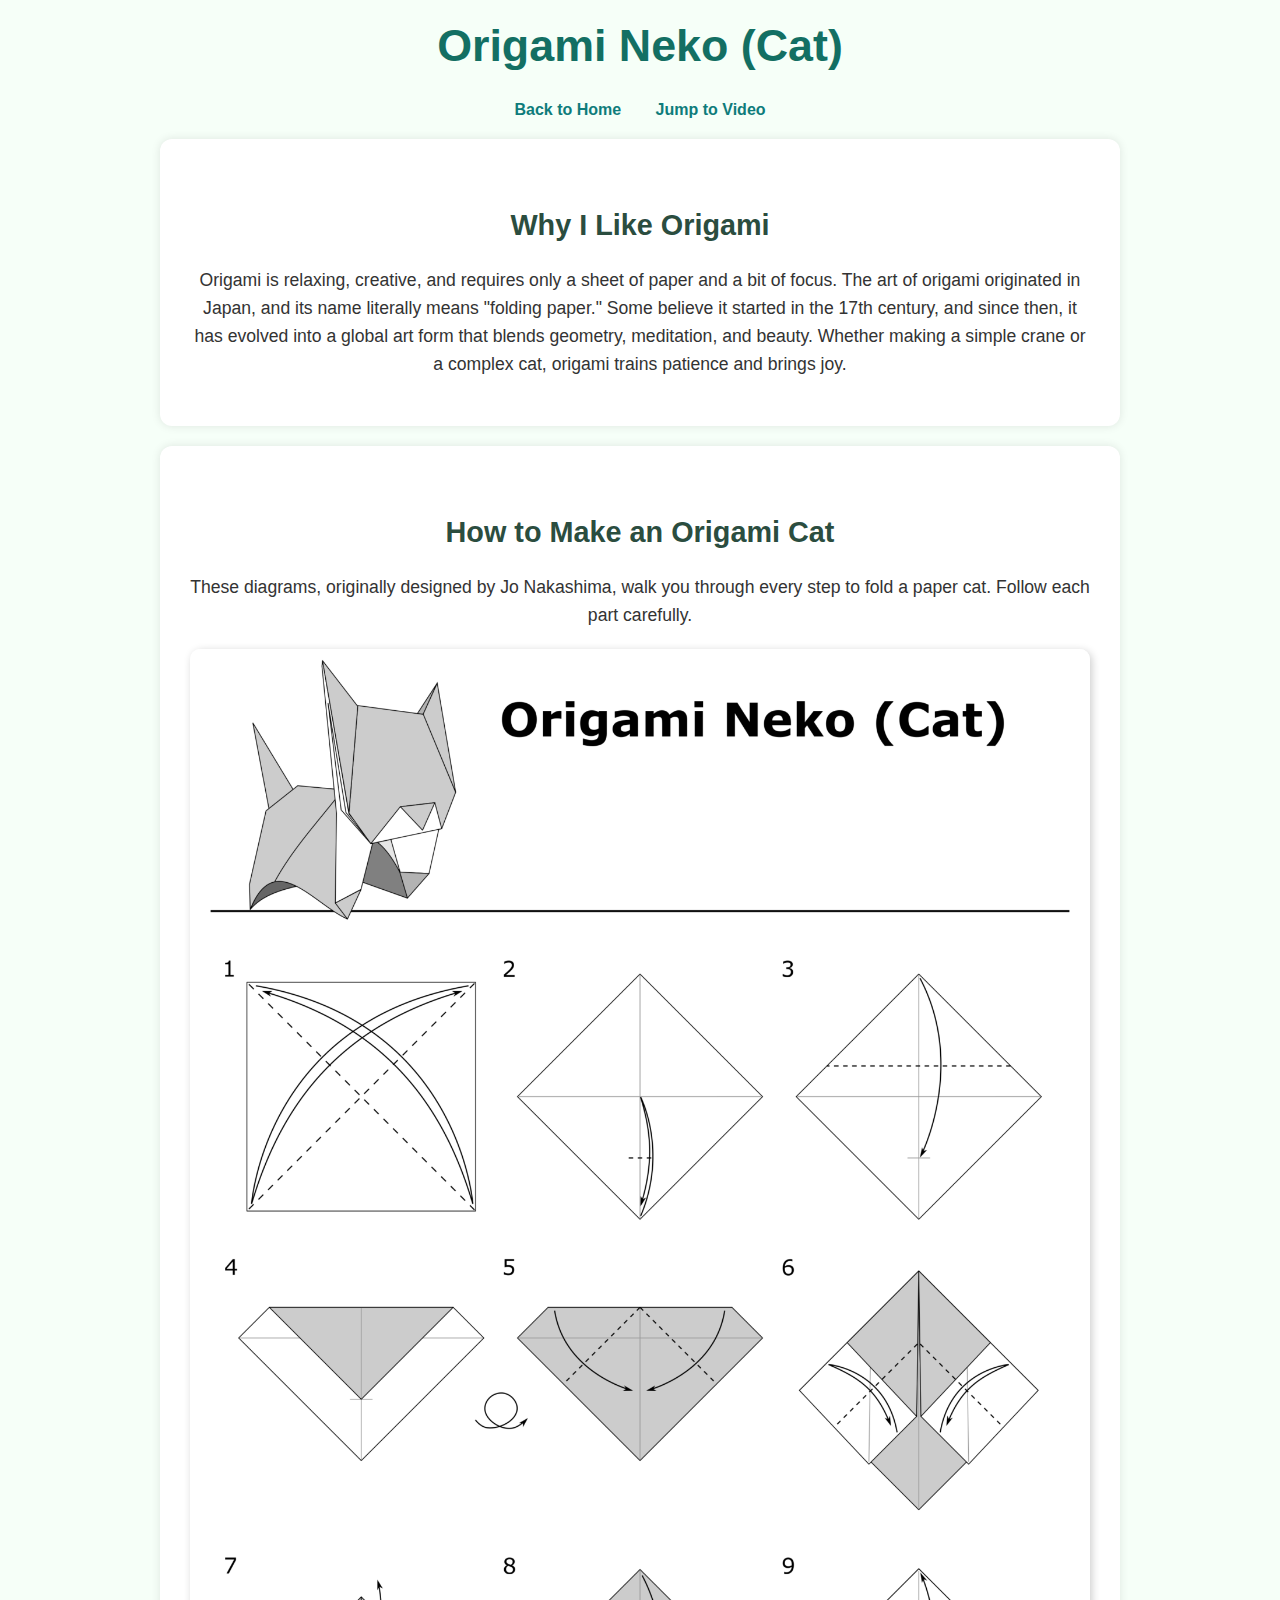
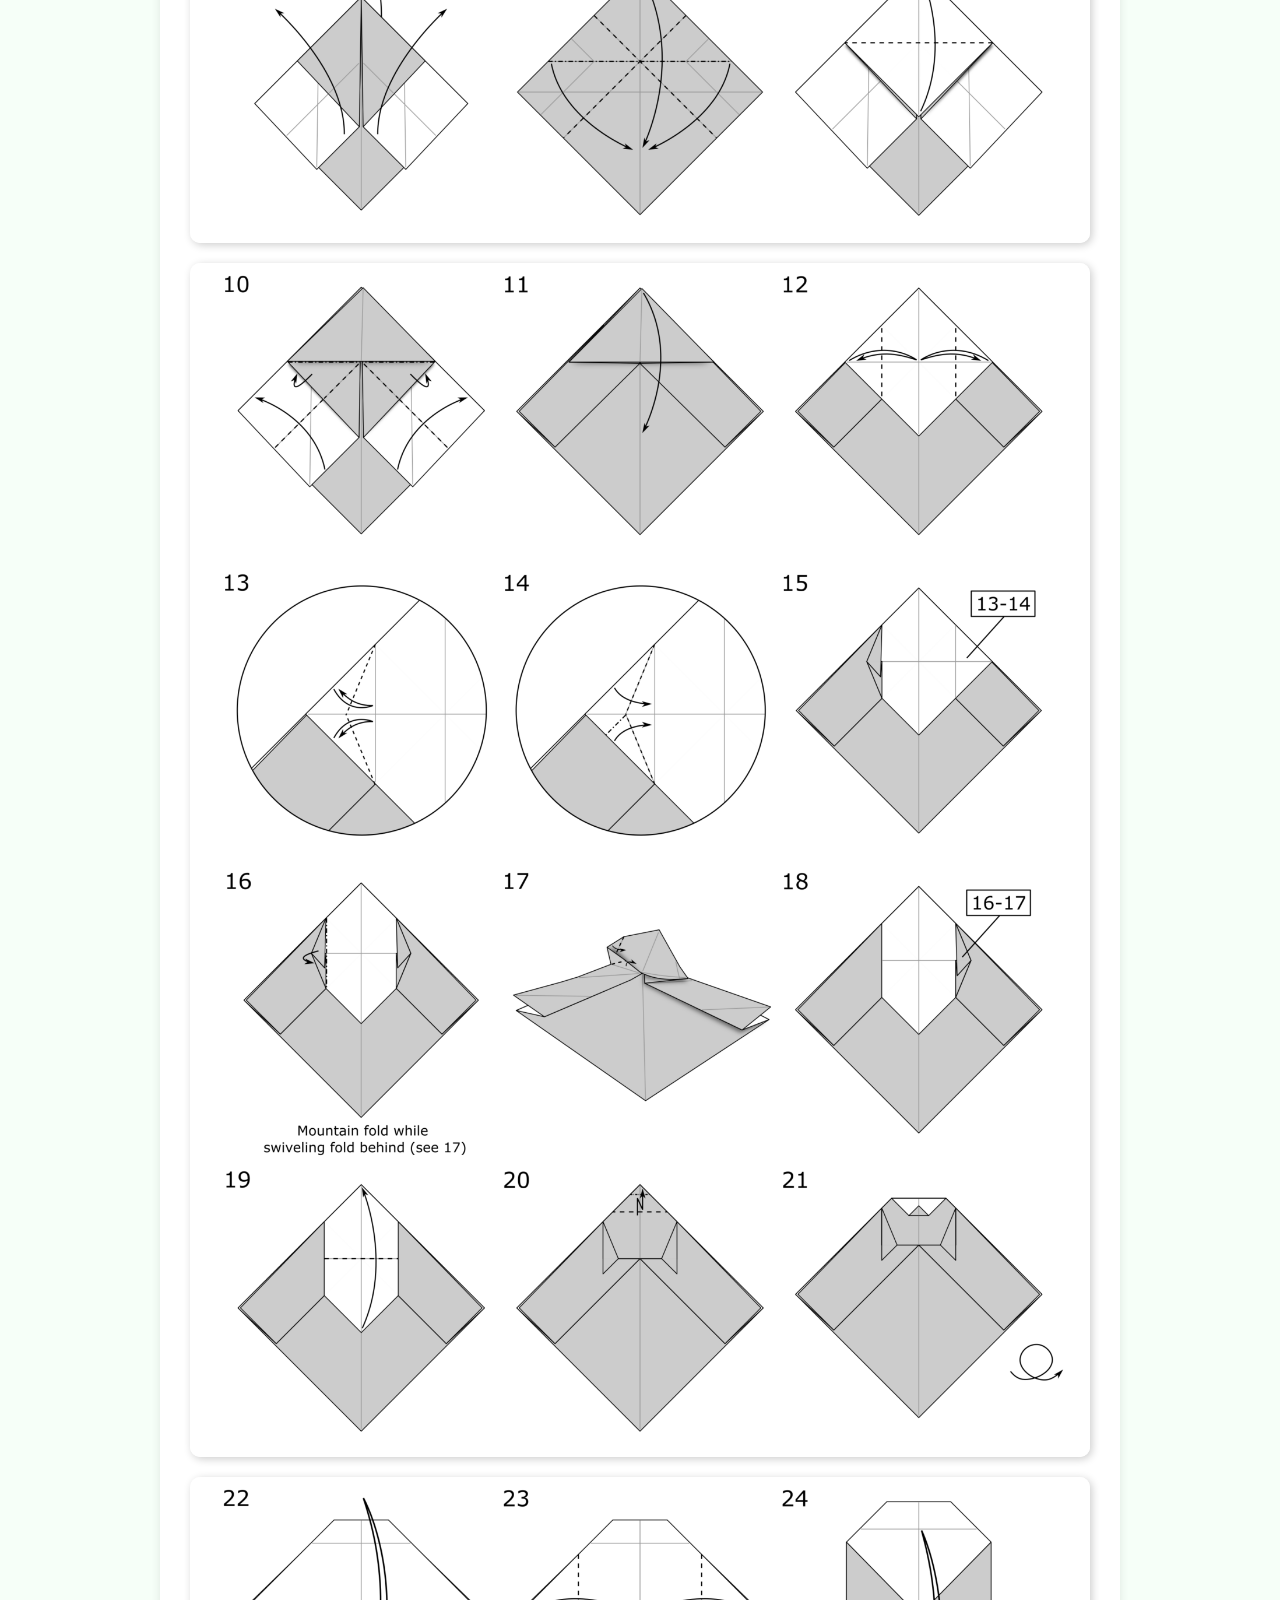
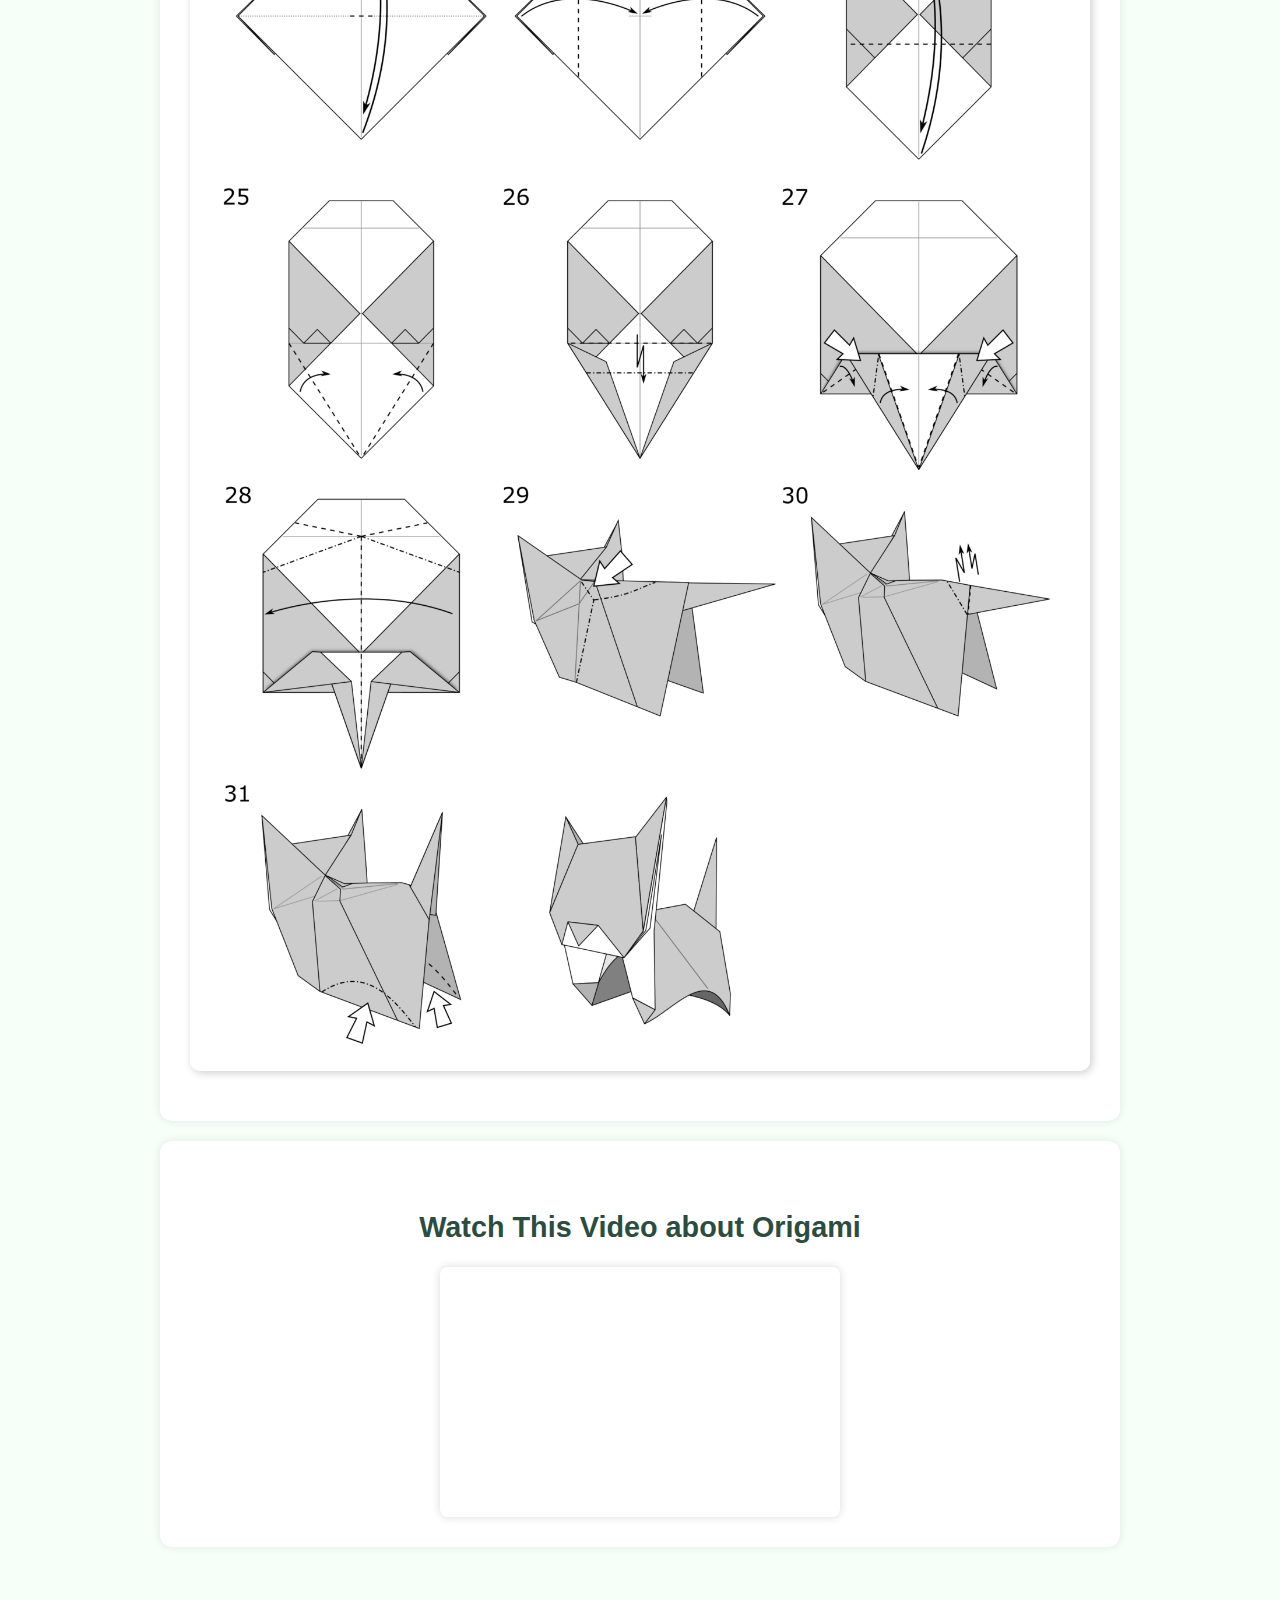
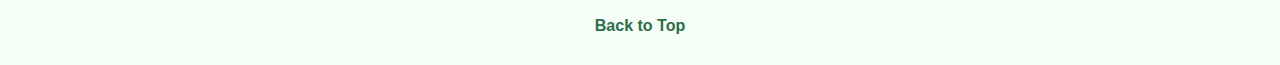
<file: origami.html>
<!DOCTYPE html>
<html lang="en">
<head>
  <meta charset="UTF-8" />
  <meta name="viewport" content="width=device-width, initial-scale=1.0" />
  <title>Origami Neko (Cat)</title>
  <link rel="stylesheet" href="css/origami-style.css" />
</head>
<body>

  <h1 id="top">Origami Neko (Cat)</h1>
  <nav>
    <a href="index.html">Back to Home</a>
    <a href="#video">Jump to Video</a>
  </nav>

  <div class="section">
    <h2>Why I Like Origami</h2>
    <p>
      Origami is relaxing, creative, and requires only a sheet of paper and a bit of focus. The art of origami originated in Japan, and its name literally means "folding paper." Some believe it started in the 17th century, and since then, it has evolved into a global art form that blends geometry, meditation, and beauty. Whether making a simple crane or a complex cat, origami trains patience and brings joy.
    </p>
  </div>

  <div class="section">
    <h2>How to Make an Origami Cat</h2>
    <p>These diagrams, originally designed by Jo Nakashima, walk you through every step to fold a paper cat. Follow each part carefully.</p>
    <img src="./assets/Images/neko01.jpg" alt="Origami Cat Instructions Part 1" />
    <img src="./assets/Images/neko02.png" alt="Origami Cat Instructions Part 2" />
    <img src="./assets/Images/neko03.png" alt="Origami Cat Instructions Part 3" />
  </div>

  <div class="section" id="video">
    <h2>Watch This Video about Origami</h2>
    <iframe width="400" height="250" src="https://www.youtube.com/embed/q1F1q9kK2n0" title="Origami Tutorial Video" allowfullscreen></iframe>
  </div>

  <footer>
    <a href="#top">Back to Top</a>
  </footer>

</body>
</html>
</file>
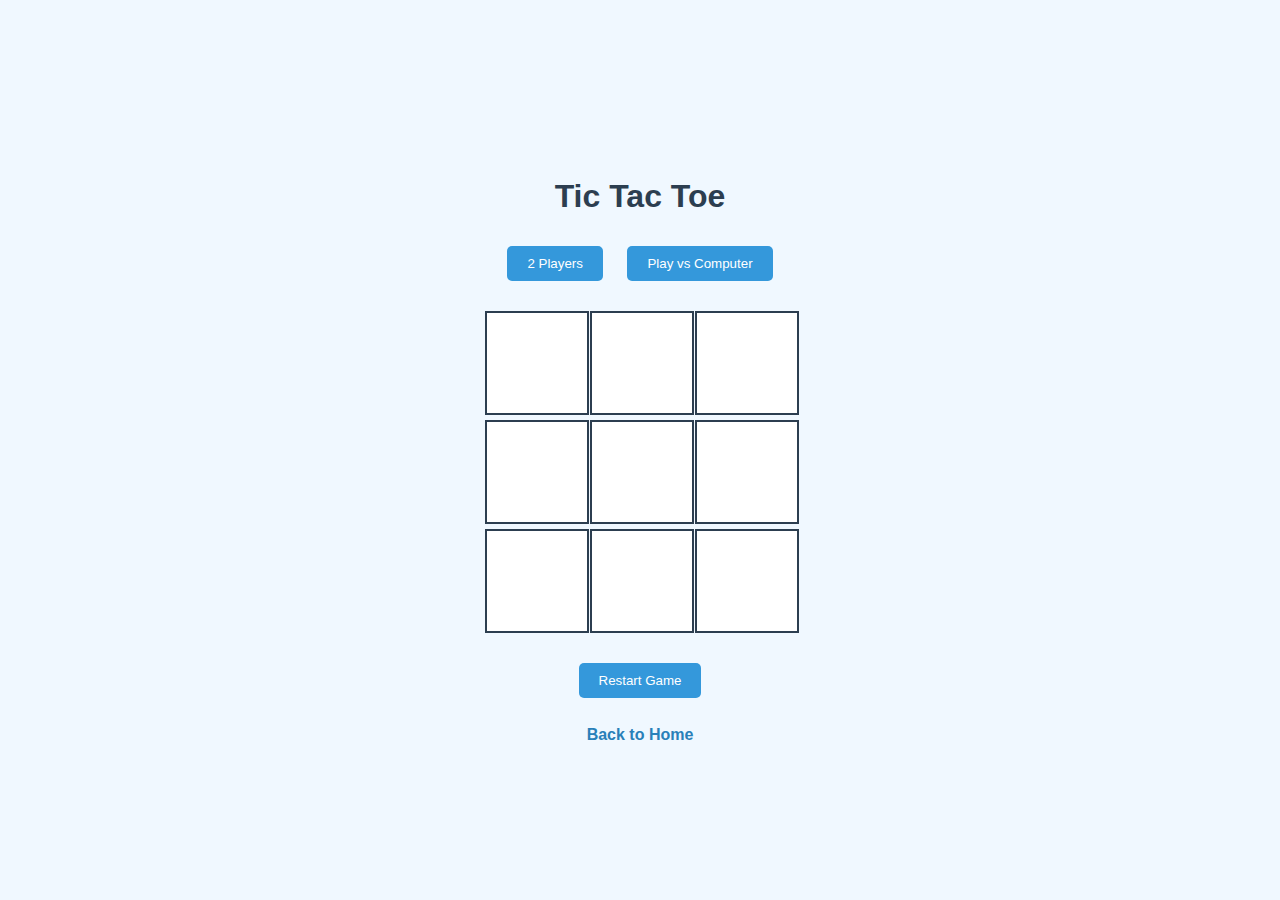
<file: tictactoe.html>
<!DOCTYPE html>
<html lang="en">
<head>
  <meta charset="UTF-8" />
  <meta name="viewport" content="width=device-width, initial-scale=1.0" />
  <title>Tic Tac Toe</title>
  <link rel="stylesheet" href="css/tictactoe.css" />
</head>
<body>

  <div class="container">
    <h1>Tic Tac Toe</h1>

    <div class="mode-buttons">
      <button onclick="setMode('human')">2 Players</button>
      <button onclick="setMode('computer')">Play vs Computer</button>
    </div>

    <div id="board" class="board">
      <div class="cell" data-index="0"></div>
      <div class="cell" data-index="1"></div>
      <div class="cell" data-index="2"></div>
      <div class="cell" data-index="3"></div>
      <div class="cell" data-index="4"></div>
      <div class="cell" data-index="5"></div>
      <div class="cell" data-index="6"></div>
      <div class="cell" data-index="7"></div>
      <div class="cell" data-index="8"></div>
    </div>

    <div id="message" class="message"></div>
    <button onclick="restartGame()">Restart Game</button>
    <br><br>
    <a href="index.html">Back to Home</a>
  </div>

  <script src="js/tictactoe.js"></script>
</body>
</html>
</file>
<file: css/origami-style.css>
body {
  background-color: #f6fff8;
  font-family: 'Segoe UI', Tahoma, Geneva, Verdana, sans-serif;
  margin: 0;
  padding: 0;
  color: #333;
}

h1 {
  text-align: center;
  font-size: 2.8em;
  color: #136f63;
  margin-top: 20px;
}

h2 {
  text-align: center;
  color: #2b4d3f;
  font-size: 1.8em;
  margin-top: 40px;
}

nav {
  text-align: center;
  margin: 20px 0;
}

nav a {
  margin: 0 15px;
  color: #0e7c7b;
  text-decoration: none;
  font-weight: bold;
}

nav a:hover {
  text-decoration: underline;
}

.section {
  background-color: #ffffff;
  margin: 20px auto;
  padding: 30px;
  max-width: 900px;
  border-radius: 12px;
  box-shadow: 0 0 10px rgba(0,0,0,0.1);
}

.section p {
  text-align: center;
  line-height: 1.6;
  font-size: 1.1em;
}

img {
  display: block;
  max-width: 100%;
  height: auto;
  margin: 20px auto;
  border-radius: 10px;
  box-shadow: 2px 2px 8px rgba(0,0,0,0.2);
}

iframe {
  display: block;
  margin: 0 auto;
  border: none;
  border-radius: 8px;
  box-shadow: 0px 0px 10px rgba(0,0,0,0.15);
}

footer {
  text-align: center;
  padding: 30px 0;
  margin-top: 40px;
}

footer a {
  text-decoration: none;
  color: #2c6e49;
  font-weight: bold;
}
</file>
<file: css/tictactoe.css>
body {
    font-family: 'Segoe UI', sans-serif;
    background-color: #f0f8ff;
    margin: 0;
    display: flex;
    justify-content: center;
    align-items: center;
    min-height: 100vh;
  }
  
  .container {
    text-align: center;
  }
  
  h1 {
    color: #2c3e50;
  }
  
  .board {
    display: grid;
    grid-template-columns: repeat(3, 100px);
    grid-gap: 5px;
    margin: 20px auto;
  }
  
  .cell {
    width: 100px;
    height: 100px;
    background-color: #fff;
    border: 2px solid #2c3e50;
    font-size: 2.5rem;
    display: flex;
    justify-content: center;
    align-items: center;
    cursor: pointer;
  }
  
  .cell:hover {
    background-color: #e8f4ff;
  }
  
  .message {
    margin: 20px;
    font-size: 1.2rem;
    color: #34495e;
  }
  
  button {
    margin: 10px;
    padding: 10px 20px;
    background-color: #3498db;
    color: white;
    border: none;
    border-radius: 5px;
    cursor: pointer;
  }
  
  button:hover {
    background-color: #2980b9;
  }
  
  a {
    color: #2980b9;
    text-decoration: none;
    font-weight: bold;
  }
  
  a:hover {
    text-decoration: underline;
  }
</file>
